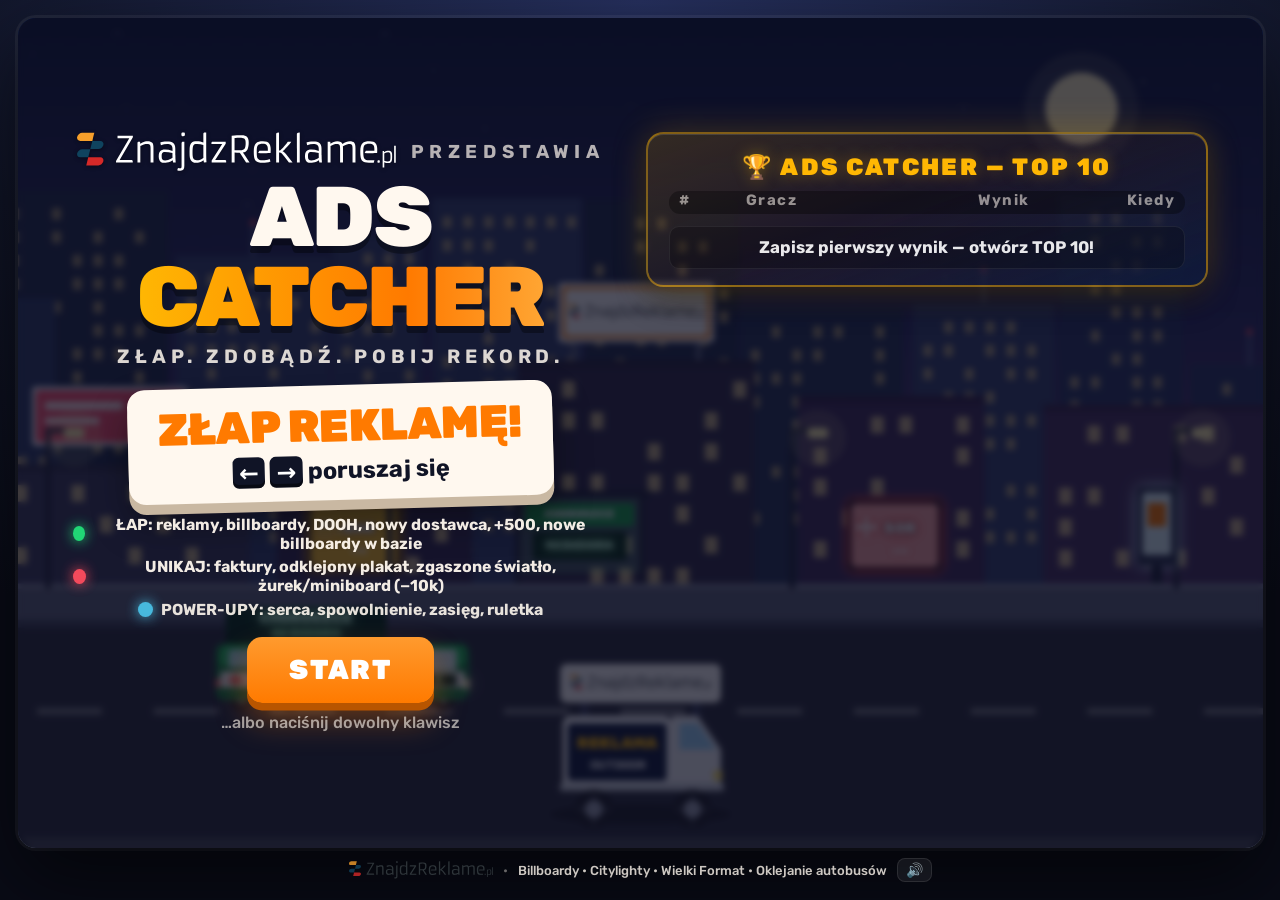
<file: index.html>
<!DOCTYPE html>
<html lang="pl">
<head>
  <meta charset="UTF-8">
  <meta name="viewport" content="width=device-width, initial-scale=1.0, maximum-scale=1.0, user-scalable=no, viewport-fit=cover">
  <meta name="mobile-web-app-capable" content="yes">
  <meta name="apple-mobile-web-app-capable" content="yes">
  <meta name="apple-mobile-web-app-status-bar-style" content="black-translucent">
  <meta name="theme-color" content="#101426">
  <title>Ads Catcher — znajdzreklame.pl</title>
  <meta name="description" content="Ads Catcher — łap reklamy, zdobywaj punkty, pobij rekord. Gra arcade od znajdzreklame.pl">
  <link rel="preconnect" href="https://fonts.googleapis.com">
  <link href="https://fonts.googleapis.com/css2?family=Rubik:wght@500;700;900&display=swap" rel="stylesheet">
  <link rel="icon" href="logo.svg" type="image/svg+xml">
  <link rel="stylesheet" href="style.css?v=20260918r">
</head>
<body>
  <div class="rotate-hint" id="rotate-hint" hidden role="dialog" aria-labelledby="rotate-title" aria-modal="true">
    <div class="rotate-card">
      <div class="rotate-phone" aria-hidden="true"></div>
      <p id="rotate-title">Obróć telefon <strong>w poziomie</strong></p>
      <span>Gra jest na ekran panoramiczny — sterujesz strzałkami po bokach</span>
    </div>
  </div>

  <main class="stage">
    <div class="playfield">
      <button type="button" class="mobile-arrow mobile-arrow--left" id="pad-left" aria-label="Jedź w lewo" tabindex="-1">
        <svg viewBox="0 0 24 24" aria-hidden="true"><path d="M15.4 4.6 8 12l7.4 7.4" fill="none" stroke="currentColor" stroke-width="2.8" stroke-linecap="round" stroke-linejoin="round"/></svg>
      </button>
      <div class="game-wrap" id="wrap">
      <div class="diff-badge hidden" id="diff-badge" aria-hidden="true">Normalny</div>
      <div class="debug-badge hidden" id="debug-badge" aria-hidden="true">Debug · bez końca · P/R/Z/B/T zrzuca item z góry</div>
      <canvas id="game" width="960" height="640" aria-label="Ads Catcher"></canvas>

      <!-- EKRAN STARTOWY -->
      <section class="overlay" id="start">
        <div class="panel panel-start">
          <nav class="start-tabs admin-only" role="tablist" aria-label="Menu startowe">
            <button type="button" class="start-tab active" data-tab="play" role="tab" aria-selected="true" id="tab-btn-play">Gra</button>
            <button type="button" class="start-tab" data-tab="settings" role="tab" aria-selected="false" id="tab-btn-settings">Ustawienia</button>
          </nav>

          <div class="start-tab-panel" id="tab-play" role="tabpanel">
          <div class="start-layout">
            <div class="start-main">
              <div class="brand-tag">
                <img src="logo-on-dark.svg" alt="znajdzreklame.pl" class="brand-logo brand-logo--start"
                     onerror="this.onerror=null;this.src='logo.svg'">
                <span>przedstawia</span>
              </div>
              <h1 class="title title--start"><span>ADS</span><span class="accent">CATCHER</span></h1>
              <p class="slogan slogan--start">ZŁAP. ZDOBĄDŹ. POBIJ REKORD.</p>

              <div class="cta cta--start">
                <div class="cta-main">ZŁAP REKLAMĘ!</div>
                <div class="cta-sub cta-sub--desk"><kbd>←</kbd> <kbd>→</kbd> poruszaj się</div>
                <div class="cta-sub cta-sub--touch">trzymaj strzałki po bokach</div>
              </div>

              <div class="legend legend--start">
                <div class="legend-item good"><span class="dot"></span>ŁAP: reklamy, billboardy, DOOH, nowy dostawca, +500, nowe billboardy w bazie</div>
                <div class="legend-item bad"><span class="dot"></span>UNIKAJ: faktury, odklejony plakat, zgaszone światło, żurek/miniboard (−10k)</div>
                <div class="legend-item pu"><span class="dot"></span>POWER-UPY: serca, spowolnienie, zasięg, ruletka</div>
              </div>

              <button class="btn btn-primary" id="btn-start">START</button>
              <div class="hint hint--desk">…albo naciśnij dowolny klawisz</div>
              <div class="hint hint--touch">dotknij START</div>
            </div>

            <aside class="start-leaderboard" aria-labelledby="start-board-heading">
              <div class="board-title board-title--start" id="start-board-heading">🏆 ADS CATCHER — TOP 10</div>
              <table class="board board--start">
                <thead><tr><th>#</th><th>Gracz</th><th class="r">Wynik</th><th class="r board-when-h">Kiedy</th></tr></thead>
                <tbody id="start-board-body"></tbody>
              </table>
              <div class="challenge challenge--start" id="challenge"></div>
            </aside>
          </div>
          </div><!-- /tab-play -->

          <div class="start-tab-panel hidden" id="tab-settings" role="tabpanel">
            <h2 class="settings-title">Ustawienia gry</h2>
            <p class="settings-sub">Dostosuj tempo i gęstość rozgrywki. Zapisuje się na serwerze dla wszystkich graczy.</p>

            <div class="preset-row" id="preset-row">
              <!-- wypełnia game.js -->
            </div>

            <div class="sliders" id="settings-sliders">
              <!-- wypełnia game.js -->
            </div>

            <div class="settings-actions">
              <button type="button" class="btn btn-ghost" id="btn-settings-reset">Przywróć Normalny</button>
              <button type="button" class="btn btn-primary" id="btn-settings-play">Graj z tymi ustawieniami</button>
            </div>
          </div>
        </div>
      </section>

      <!-- EKRAN KOŃCA GRY -->
      <section class="overlay hidden" id="gameover">
        <div class="panel panel-over">
          <div class="over-left">
            <h2 class="over-title">KONIEC!</h2>
            <div class="final-score"><span id="final-score">0</span> <small>PKT</small></div>
            <div class="stats">
              <div>ZŁAPANE REKLAMY: <b id="stat-caught">0</b></div>
              <div>NAJLEPSZE COMBO: <b id="stat-combo">x0</b></div>
            </div>
            <div class="name-entry hidden" id="name-entry">
              <div class="name-entry-title">Wchodzisz do TOP 10! Wpisz imię:</div>
              <form id="name-form" autocomplete="off">
                <input id="name-input" type="text" maxlength="12" placeholder="TWOJE IMIĘ" spellcheck="false">
                <button type="submit" class="btn btn-small">ZAPISZ</button>
              </form>
            </div>

            <button class="btn btn-primary" id="btn-again">ZAGRAJ JESZCZE RAZ</button>
            <div class="hint hint--desk">Enter / Spacja — szybki restart</div>
            <div class="hint hint--touch">dotknij, żeby zagrać jeszcze raz</div>
          </div>

          <div class="over-right">
            <div class="board-title">🏆 ADS CATCHER — TOP 10</div>
            <table class="board">
              <thead><tr><th>#</th><th>Gracz</th><th class="r">Wynik</th><th class="r board-when-h">Kiedy</th></tr></thead>
              <tbody id="board-body"></tbody>
            </table>
            <div class="challenge" id="challenge-over"></div>
          </div>

          <div class="brand-footer">
            <img src="logo.svg" alt="znajdzreklame.pl" class="brand-logo brand-logo--footer brand-logo--light"
                 onerror="this.onerror=null;this.src='https://www.znajdzreklame.pl/logo.svg'">
            <span>Billboardy • Citylighty • Wielki Format • Oklejanie autobusów</span>
          </div>
        </div>
      </section>
      </div><!-- /game-wrap -->
      <button type="button" class="mobile-arrow mobile-arrow--right" id="pad-right" aria-label="Jedź w prawo" tabindex="-1">
        <svg viewBox="0 0 24 24" aria-hidden="true"><path d="M8.6 4.6 16 12l-7.4 7.4" fill="none" stroke="currentColor" stroke-width="2.8" stroke-linecap="round" stroke-linejoin="round"/></svg>
      </button>
    </div>

    <footer class="page-footer">
      <img src="logo.svg" alt="znajdzreklame.pl" class="brand-logo brand-logo--page"
           onerror="this.onerror=null;this.src='https://www.znajdzreklame.pl/logo.svg'">
      <span class="foot-sep">•</span>
      <span>Billboardy • Citylighty • Wielki Format • Oklejanie autobusów</span>
      <a class="foot-link admin-only" href="assets/">Katalog assetów</a>
      <button type="button" class="foot-link foot-btn admin-only" id="btn-open-settings">Ustawienia</button>
      <button class="mute" id="btn-mute" title="Dźwięk (M)" aria-label="Wyłącz dźwięk">🔊</button>
    </footer>
  </main>

  <script src="lib/falling-items.js?v=20260918za"></script>
  <script src="lib/game-settings.js?v=20260918f"></script>
  <script src="lib/xano-leaderboard.js?v=20260918l"></script>
  <script src="game.js?v=20260918w"></script>
</body>
</html>
</file>
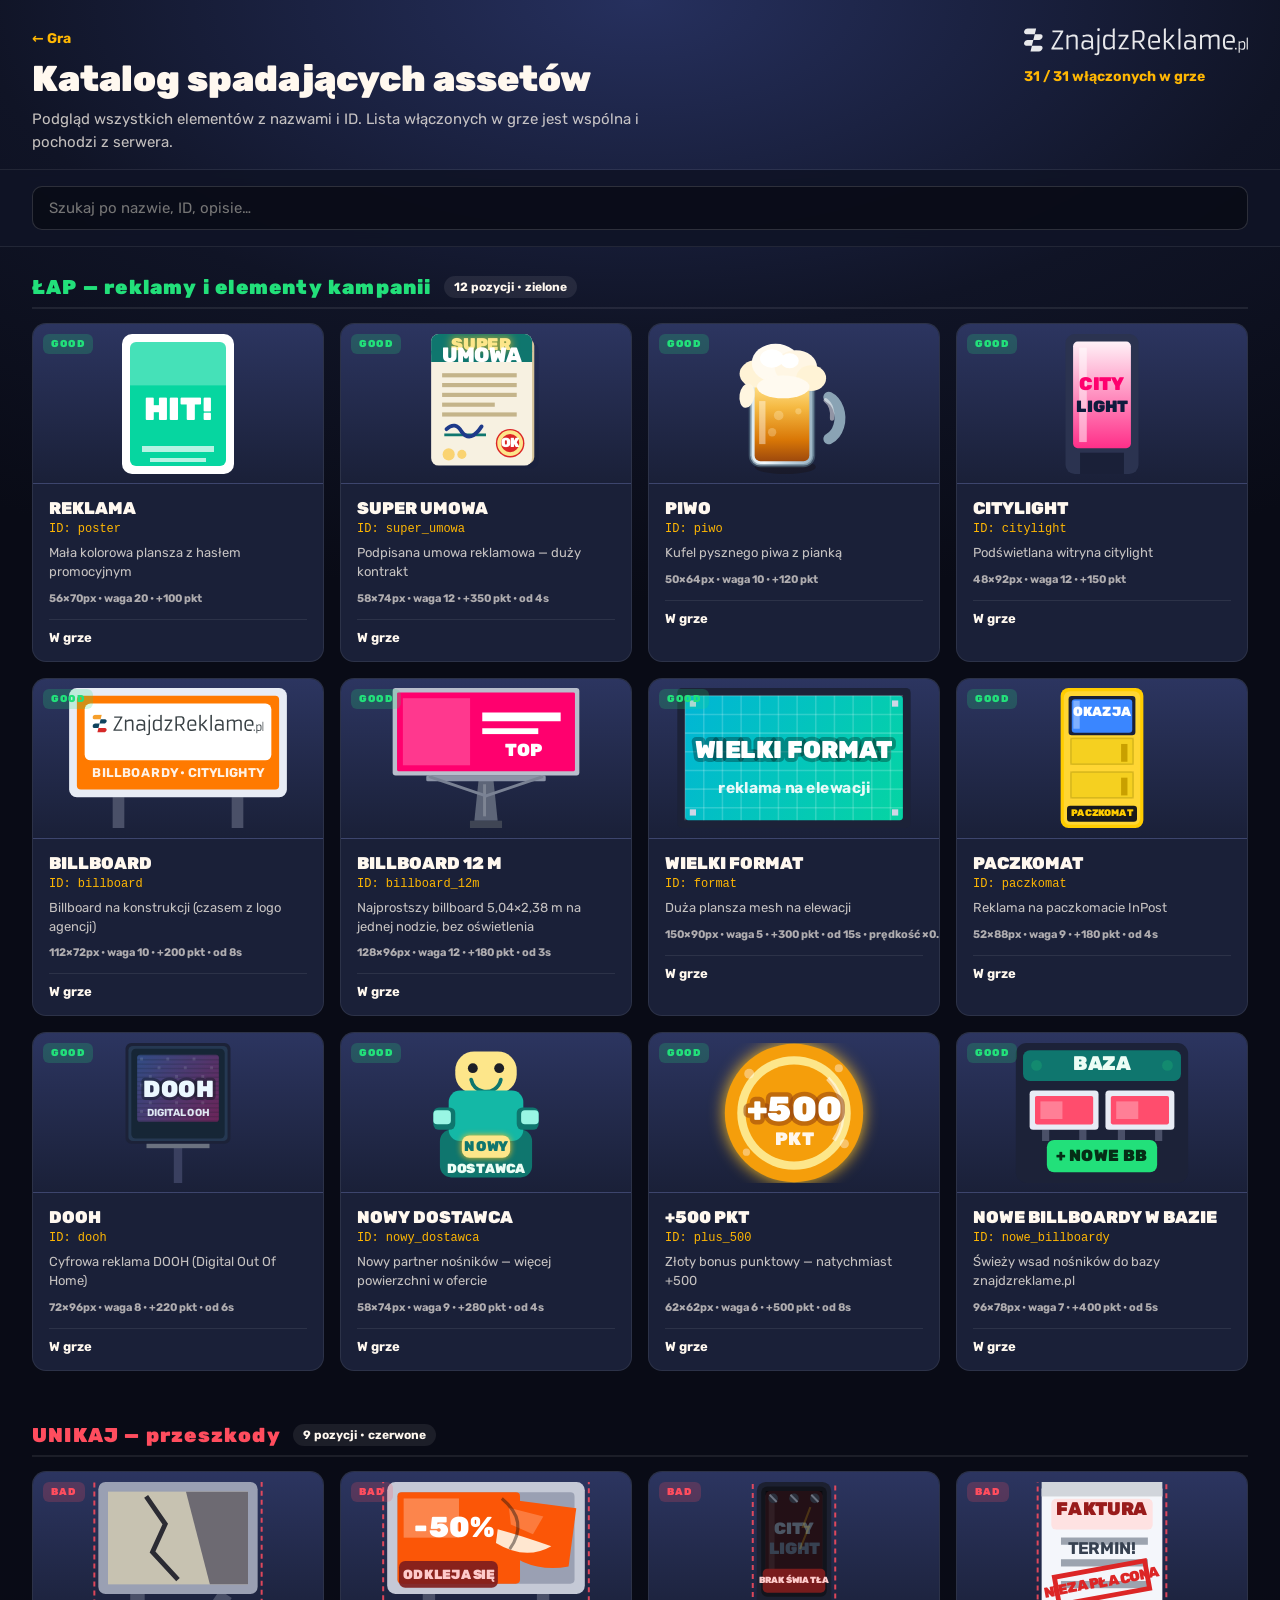
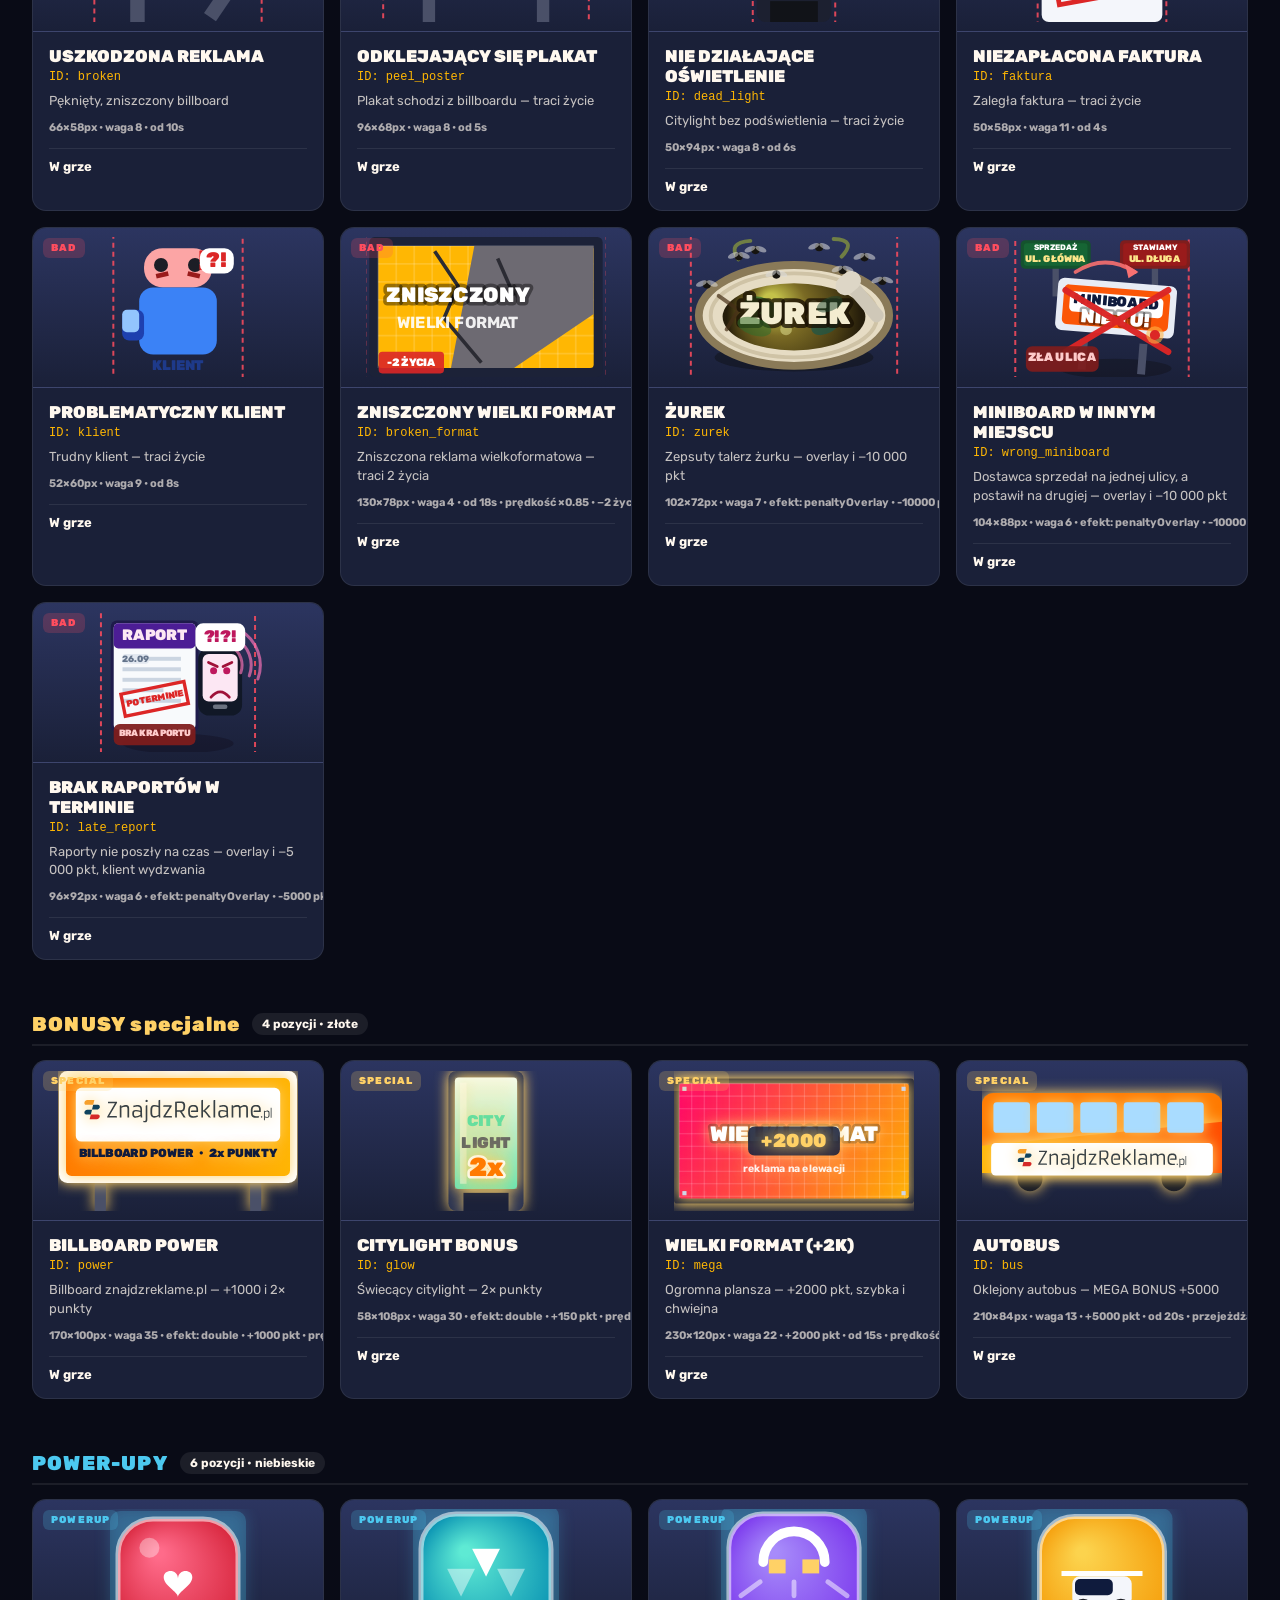
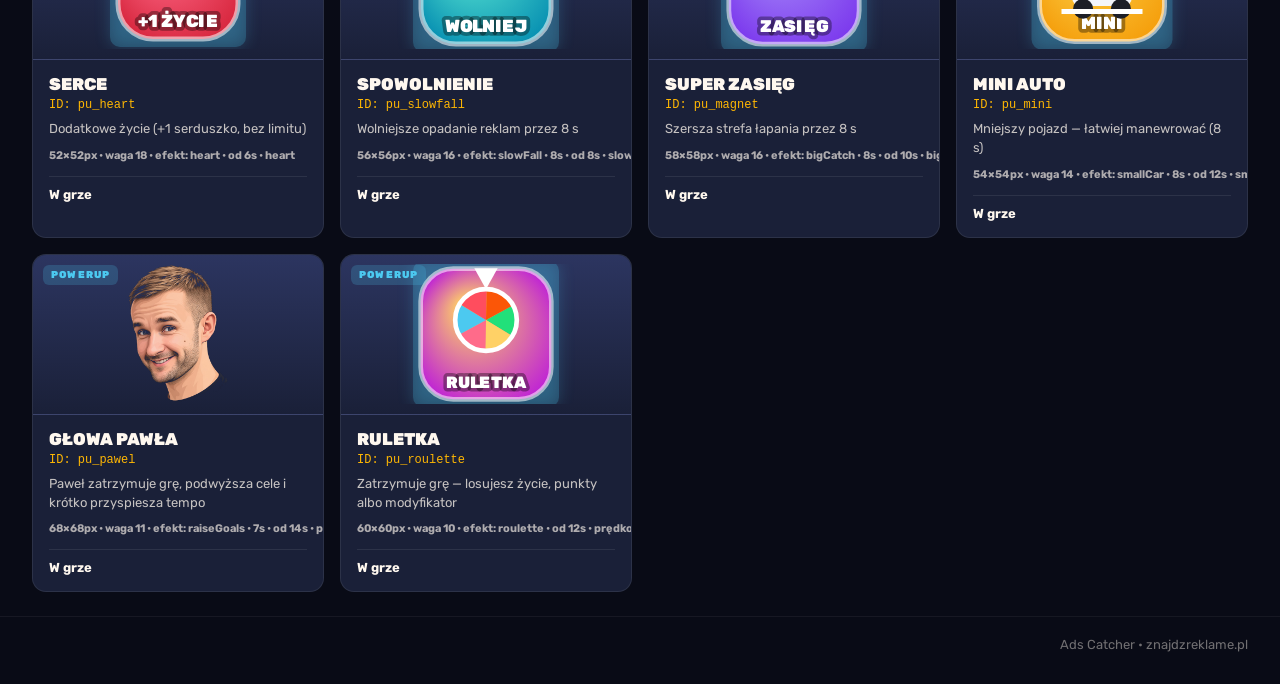
<file: assets/index.html>
<!DOCTYPE html>
<html lang="pl">
<head>
  <meta charset="UTF-8">
  <meta name="viewport" content="width=device-width, initial-scale=1.0">
  <title>Katalog assetów — Ads Catcher</title>
  <link rel="icon" href="../logo.svg" type="image/svg+xml">
  <link href="https://fonts.googleapis.com/css2?family=Rubik:wght@500;700;900&display=swap" rel="stylesheet">
  <link rel="stylesheet" href="catalog.css?v=20260918a">
</head>
<body>
  <header class="top">
    <div class="top-left">
      <a class="back" href="../">← Gra</a>
      <h1>Katalog spadających assetów</h1>
      <p class="sub" id="catalog-sub">Podgląd wszystkich elementów z nazwami i ID. Lista włączonych w grze jest wspólna i pochodzi z serwera.</p>
    </div>
    <div class="top-right">
      <img src="../logo.svg" alt="znajdzreklame.pl" class="logo" onerror="this.src='https://www.znajdzreklame.pl/logo.svg'">
      <div class="stats" id="stats">—</div>
    </div>
  </header>

  <div class="toolbar">
    <input type="search" id="search" placeholder="Szukaj po nazwie, ID, opisie…" autocomplete="off">
    <div class="toolbar-btns admin-only">
      <button type="button" id="btn-all">Włącz wszystkie</button>
      <button type="button" id="btn-none">Wyłącz wszystkie</button>
      <button type="button" id="btn-reset">Reset (domyślne)</button>
    </div>
  </div>

  <main id="sections"></main>

  <footer class="foot">
    <span class="admin-only">Wyłączone ID:</span>
    <code class="admin-only" id="disabled-json">[]</code>
    <span class="foot-note">Ads Catcher • znajdzreklame.pl</span>
  </footer>

  <script src="../lib/falling-items.js?v=20260918za"></script>
  <script src="../lib/game-settings.js?v=20260918f"></script>
  <script src="../lib/xano-leaderboard.js?v=20260918l"></script>
  <script src="catalog.js?v=20260918a"></script>
</body>
</html>
</file>
<file: style.css>
:root {
  --brand: #ff7a00;
  --brand-2: #ffb703;
  --navy: #0f1b3d;
  --ink: #101426;
  --good: #22e07a;
  --bad: #ff4d5e;
  --paper: #fff8ef;
}

* { box-sizing: border-box; }

html, body {
  margin: 0;
  height: 100%;
  height: 100dvh;
  background: radial-gradient(1200px 700px at 50% 0%, #26305e 0%, #101426 60%, #090b16 100%);
  color: var(--paper);
  font-family: 'Rubik', system-ui, -apple-system, 'Segoe UI', sans-serif;
  overflow: hidden;
  -webkit-user-select: none;
  user-select: none;
  touch-action: none;
}

.stage {
  position: relative;
  height: 100%;
  display: flex;
  flex-direction: column;
  align-items: center;
  justify-content: center;
  gap: 10px;
  padding: 10px;
  padding-left: max(10px, env(safe-area-inset-left));
  padding-right: max(10px, env(safe-area-inset-right));
  padding-bottom: max(10px, env(safe-area-inset-bottom));
}

.playfield {
  display: flex;
  align-items: stretch;
  justify-content: center;
  min-width: 0;
  min-height: 0;
}

.mobile-arrow {
  display: none;
}

.cta-sub--touch,
.hint--touch { display: none; }

.game-wrap {
  position: relative;
  width: min(100vw - 20px, calc((100vh - 70px) * 1.5));
  aspect-ratio: 3 / 2;
  border-radius: 18px;
  overflow: hidden;
  box-shadow: 0 30px 80px rgba(0, 0, 0, .6), 0 0 0 3px rgba(255, 255, 255, .06);
  container-type: inline-size;
  background: var(--navy);
}

canvas {
  display: block;
  width: 100%;
  height: 100%;
  image-rendering: auto;
}

/* ---------- Overlays ---------- */
.overlay {
  position: absolute;
  inset: 0;
  display: flex;
  align-items: center;
  justify-content: center;
  background: rgba(10, 12, 30, .72);
  backdrop-filter: blur(3px);
  animation: fadeIn .25s ease-out;
}
.overlay.hidden { display: none; }
.hidden { display: none !important; }

@keyframes fadeIn { from { opacity: 0; } to { opacity: 1; } }
@keyframes pop { 0% { transform: scale(.7); opacity: 0; } 70% { transform: scale(1.06); opacity: 1; } 100% { transform: scale(1); } }
@keyframes pulse { 0%, 100% { transform: scale(1); } 50% { transform: scale(1.06); } }
@keyframes shine { 0% { background-position: -200% 0; } 100% { background-position: 200% 0; } }

.panel {
  text-align: center;
  padding: 3cqw 4cqw;
  animation: pop .35s cubic-bezier(.2, 1.4, .4, 1);
}

.brand-logo {
  display: inline-block;
  width: auto;
  vertical-align: middle;
  object-fit: contain;
}
.brand-logo--start { height: 3.2cqw; opacity: 1; filter: drop-shadow(0 1px 2px rgba(0, 0, 0, .45)); }
.brand-logo--footer { height: 2.2cqw; }
.brand-logo--page { height: 18px; }
.brand-logo--light { filter: brightness(0) invert(1); opacity: .95; }

.brand-tag {
  display: flex;
  align-items: center;
  justify-content: center;
  gap: 1.2cqw;
  font-size: 1.5cqw;
  letter-spacing: .3em;
  text-transform: uppercase;
  font-weight: 700;
}
.brand-tag span { opacity: .7; }

.title {
  margin: .4cqw 0 0;
  font-size: 8cqw;
  line-height: .95;
  font-weight: 900;
  letter-spacing: -.02em;
  display: flex;
  flex-direction: column;
  align-items: center;
  text-shadow: 0 .6cqw 0 rgba(0, 0, 0, .35);
}
.title .accent {
  color: var(--brand-2);
  background: linear-gradient(90deg, #ffb703, #ff7a00, #ffd166, #ff7a00);
  background-size: 200% 100%;
  -webkit-background-clip: text;
  background-clip: text;
  color: transparent;
  animation: shine 4s linear infinite;
  text-shadow: none;
  filter: drop-shadow(0 .6cqw 0 rgba(0, 0, 0, .35));
}

.slogan {
  margin: 1cqw 0 2cqw;
  font-size: 1.8cqw;
  font-weight: 700;
  letter-spacing: .25em;
  opacity: .85;
}

.cta {
  display: inline-block;
  padding: 1.4cqw 3cqw;
  border-radius: 1.4cqw;
  background: var(--paper);
  color: var(--ink);
  box-shadow: 0 .8cqw 0 #c9b8a2, 0 1.6cqw 3cqw rgba(0, 0, 0, .4);
  transform: rotate(-1.5deg);
}
.cta-main {
  font-size: 4.2cqw;
  font-weight: 900;
  letter-spacing: -.01em;
  color: var(--brand);
  animation: pulse 1.6s ease-in-out infinite;
}
.cta-sub {
  font-size: 1.9cqw;
  font-weight: 700;
  margin-top: .3cqw;
}
kbd {
  display: inline-block;
  min-width: 2.6cqw;
  padding: .1cqw .5cqw;
  border-radius: .5cqw;
  background: var(--ink);
  color: #fff;
  font-family: inherit;
  font-size: 1.9cqw;
  box-shadow: inset 0 -.3cqw 0 rgba(0, 0, 0, .5);
}

.legend {
  display: flex;
  justify-content: center;
  gap: 2cqw;
  margin: 2cqw 0 1.6cqw;
  font-size: 1.5cqw;
  font-weight: 700;
}
.legend-item { display: flex; align-items: center; gap: .6cqw; opacity: .95; }
.legend .dot { width: 1.2cqw; height: 1.2cqw; border-radius: 50%; display: inline-block; }
.legend .good .dot, .legend-item.good .dot { background: var(--good); box-shadow: 0 0 1cqw var(--good); }
.legend-item.bad .dot { background: var(--bad); box-shadow: 0 0 1cqw var(--bad); }
.legend-item.pu .dot { background: #4cc9f0; box-shadow: 0 0 1cqw #4cc9f0; }
.legend .legend-item.pu { opacity: .9; }

.btn {
  font-family: inherit;
  font-weight: 900;
  border: 0;
  cursor: pointer;
  color: #fff;
  background: linear-gradient(180deg, #ff9a2e, var(--brand));
  padding: 1.3cqw 3.4cqw;
  font-size: 2.2cqw;
  border-radius: 1.2cqw;
  letter-spacing: .06em;
  box-shadow: 0 .6cqw 0 #b85500, 0 1.4cqw 2.6cqw rgba(255, 122, 0, .35);
  transition: transform .08s ease, box-shadow .08s ease, filter .15s;
}
.btn:hover { filter: brightness(1.08); }
.btn:active { transform: translateY(.5cqw); box-shadow: 0 .1cqw 0 #b85500, 0 .6cqw 1.6cqw rgba(255, 122, 0, .3); }
.btn-primary { margin-top: .4cqw; }
.btn-small { padding: .9cqw 1.8cqw; font-size: 1.6cqw; }

.hint { margin-top: .8cqw; font-size: 1.3cqw; opacity: .6; font-weight: 500; }

.challenge { margin-top: .8cqw; font-weight: 700; color: #fff; opacity: .9; font-size: 1.5cqw; }
.challenge strong { color: var(--brand-2); }

/* ---------- Start screen layout ---------- */
.panel-start {
  width: 96%;
  padding: 2cqw 2.4cqw 2.2cqw;
}

.start-layout {
  display: grid;
  grid-template-columns: 1fr 1.05fr;
  gap: 2cqw 3cqw;
  align-items: start;
  text-align: left;
}

.start-main { text-align: center; }

.title--start { font-size: 6.8cqw; }
.slogan--start { margin: .6cqw 0 1.4cqw; font-size: 1.55cqw; }
.cta--start { padding: 1.1cqw 2.4cqw; }
.cta--start .cta-main { font-size: 3.6cqw; }

.legend--start {
  flex-direction: column;
  align-items: center;
  gap: .35cqw;
  margin: 1.2cqw 0 1.1cqw;
  font-size: 1.28cqw;
}

.start-leaderboard {
  padding: 1.5cqw 1.7cqw 1.3cqw;
  border-radius: 1.4cqw;
  background:
    linear-gradient(160deg, rgba(255, 183, 3, .16) 0%, rgba(255, 122, 0, .06) 45%, rgba(15, 27, 61, .85) 100%);
  border: 2px solid rgba(255, 183, 3, .45);
  box-shadow:
    0 0 2.8cqw rgba(255, 183, 3, .22),
    0 1.2cqw 2.4cqw rgba(0, 0, 0, .35),
    inset 0 1px 0 rgba(255, 255, 255, .12);
}

.board-title--start {
  font-size: 2.1cqw;
  margin-bottom: .9cqw;
  text-align: center;
  text-shadow: 0 0 1.2cqw rgba(255, 183, 3, .35);
}

.board--start {
  font-size: 1.42cqw;
  background: rgba(0, 0, 0, .22);
  border-radius: .9cqw;
  overflow: hidden;
}
.board--start th {
  font-size: 1.1cqw;
  padding: .5cqw .8cqw .35cqw;
  background: rgba(0, 0, 0, .25);
}
.board--start td { padding: .28cqw .6cqw; }
.board--start tr:not(.top-1):not(.top-2):not(.top-3) td { opacity: .9; }
.board--start tr.top-1 td { font-size: 1.62cqw; }
.board--start tr.top-2 td { font-size: 1.48cqw; }
.board--start tr.top-3 td { font-size: 1.4cqw; }
.board--start td.board-when { font-size: 1.05cqw; }
.board--start tr.top-1 td.board-when { font-size: 1.12cqw; }

.challenge--start {
  margin-top: 1cqw;
  padding: .75cqw 1cqw;
  border-radius: .8cqw;
  text-align: center;
  font-size: 1.35cqw;
  line-height: 1.35;
  background: rgba(0, 0, 0, .28);
  border: 1px solid rgba(255, 255, 255, .08);
}

/* ---------- Game over ---------- */
.panel-over {
  display: grid;
  grid-template-columns: 1.1fr 1fr;
  grid-template-areas: "left right" "foot foot";
  gap: 1cqw 3.5cqw;
  width: 92%;
  text-align: left;
  align-items: start;
}
.over-left { grid-area: left; text-align: center; }
.over-right { grid-area: right; }
.brand-footer {
  grid-area: foot;
  text-align: center;
  font-size: 1.4cqw;
  opacity: .75;
  display: flex;
  gap: 1.2cqw;
  justify-content: center;
  align-items: baseline;
  padding-top: .6cqw;
  border-top: 1px solid rgba(255, 255, 255, .1);
}
.brand-footer .brand-logo { height: 2.4cqw; }

.over-title {
  margin: 0;
  font-size: 6cqw;
  font-weight: 900;
  letter-spacing: -.02em;
  color: var(--bad);
  text-shadow: 0 .5cqw 0 rgba(0, 0, 0, .35);
}
.final-score {
  font-size: 5.6cqw;
  font-weight: 900;
  line-height: 1;
  margin: .4cqw 0 .8cqw;
  color: #fff;
  text-shadow: 0 0 2cqw rgba(255, 183, 3, .4);
}
.final-score small { font-size: 2cqw; color: var(--brand-2); }
.stats {
  display: flex;
  gap: 2cqw;
  justify-content: center;
  font-size: 1.5cqw;
  font-weight: 700;
  opacity: .85;
}
.stats b { color: var(--brand-2); }

.name-entry {
  margin: 0 auto 1.2cqw;
  padding: 1cqw 1.4cqw;
  border-radius: 1cqw;
  background: rgba(34, 224, 122, .12);
  border: 1px solid rgba(34, 224, 122, .35);
  display: inline-block;
}
.name-entry.hidden { display: none; }
.name-entry-title { font-size: 1.5cqw; font-weight: 700; color: var(--good); margin-bottom: .6cqw; }
#name-form { display: flex; gap: .8cqw; justify-content: center; }
#name-input {
  font-family: inherit;
  font-weight: 900;
  font-size: 1.9cqw;
  text-transform: uppercase;
  letter-spacing: .08em;
  width: 16cqw;
  padding: .6cqw 1cqw;
  border-radius: .8cqw;
  border: 2px solid rgba(255, 255, 255, .25);
  background: rgba(0, 0, 0, .35);
  color: #fff;
  outline: none;
}
#name-input:focus { border-color: var(--brand-2); }

.board-title { font-weight: 900; letter-spacing: .1em; color: var(--brand-2); font-size: 1.9cqw; margin-bottom: .8cqw; }
.board {
  width: 100%;
  border-collapse: collapse;
  font-size: 1.55cqw;
  font-weight: 700;
}
.board th { text-align: left; font-size: 1.2cqw; opacity: .55; letter-spacing: .1em; padding: 0 .8cqw .4cqw; }
.board th.r, .board td.r { text-align: right; }
.board th.board-when-h { white-space: nowrap; }
.board td { padding: .32cqw .8cqw; border-top: 1px solid rgba(255, 255, 255, .07); }
.board td.rank { width: 3.2cqw; text-align: center; opacity: .85; font-variant-numeric: tabular-nums; }
.board td.rank--medal { font-size: 1.65cqw; line-height: 1; opacity: 1; filter: drop-shadow(0 .15cqw .4cqw rgba(0, 0, 0, .45)); }
.board td.player { max-width: 11cqw; overflow: hidden; text-overflow: ellipsis; white-space: nowrap; }
.board td.score { color: inherit; font-variant-numeric: tabular-nums; }
.board td.board-when {
  font-size: 1.15cqw;
  font-weight: 600;
  opacity: .72;
  white-space: nowrap;
  color: rgba(255, 255, 255, .88);
  font-variant-numeric: tabular-nums;
}

.board tr.top-1 td {
  background: linear-gradient(90deg, rgba(255, 209, 102, .32) 0%, rgba(255, 183, 3, .1) 55%, transparent 100%);
  color: #ffe566;
  font-size: 1.82cqw;
  padding-top: .55cqw;
  padding-bottom: .55cqw;
  border-top-color: rgba(255, 209, 102, .35);
  text-shadow: 0 0 1.2cqw rgba(255, 209, 102, .35);
}
.board tr.top-1 td.rank--medal { font-size: 2.1cqw; }
.board tr.top-1 td.board-when { opacity: .88; color: #ffe9a8; font-size: 1.25cqw; }

.board tr.top-2 td {
  background: linear-gradient(90deg, rgba(192, 210, 235, .22) 0%, rgba(192, 210, 235, .06) 55%, transparent 100%);
  color: #eef3ff;
  font-size: 1.68cqw;
  padding-top: .45cqw;
  padding-bottom: .45cqw;
  border-top-color: rgba(192, 210, 235, .28);
}
.board tr.top-2 td.rank--medal { font-size: 1.9cqw; }
.board tr.top-2 td.board-when { font-size: 1.2cqw; color: #d8e4f5; }

.board tr.top-3 td {
  background: linear-gradient(90deg, rgba(232, 164, 90, .24) 0%, rgba(232, 164, 90, .07) 55%, transparent 100%);
  color: #ffc98a;
  font-size: 1.58cqw;
  padding-top: .4cqw;
  padding-bottom: .4cqw;
  border-top-color: rgba(232, 164, 90, .3);
}
.board tr.top-3 td.rank--medal { font-size: 1.75cqw; }
.board tr.top-3 td.board-when { font-size: 1.18cqw; color: #f0c9a0; }

.board tr.me td {
  background: rgba(34, 224, 122, .18);
  color: var(--good);
  box-shadow: inset 0 0 0 1px rgba(34, 224, 122, .35);
}
.board tr.me.top-1 td,
.board tr.me.top-2 td,
.board tr.me.top-3 td {
  background: linear-gradient(90deg, rgba(34, 224, 122, .28), rgba(34, 224, 122, .1));
  color: #b8ffd9;
}

/* ---------- Start tabs & settings ---------- */
.start-tabs {
  display: inline-flex;
  gap: .4cqw;
  margin-bottom: 1.6cqw;
  padding: .35cqw;
  border-radius: 999px;
  background: rgba(0, 0, 0, .28);
  border: 1px solid rgba(255, 255, 255, .1);
}
.start-tab {
  font-family: inherit;
  font-weight: 900;
  font-size: 1.5cqw;
  letter-spacing: .08em;
  text-transform: uppercase;
  border: 0;
  cursor: pointer;
  padding: .7cqw 1.8cqw;
  border-radius: 999px;
  color: rgba(255, 255, 255, .65);
  background: transparent;
  transition: background .15s, color .15s;
}
.start-tab:hover { color: #fff; }
.start-tab.active {
  color: var(--ink);
  background: var(--paper);
  box-shadow: 0 .3cqw .8cqw rgba(0, 0, 0, .25);
}
.start-tab-panel { width: 100%; }
.start-tab-panel.hidden { display: none; }

.settings-title {
  margin: 0 0 .4cqw;
  font-size: 3.2cqw;
  font-weight: 900;
  letter-spacing: .04em;
}
.settings-sub {
  margin: 0 0 1.4cqw;
  font-size: 1.35cqw;
  opacity: .72;
  font-weight: 500;
}
.preset-row {
  display: grid;
  grid-template-columns: repeat(4, 1fr);
  gap: .8cqw;
  margin-bottom: 1.6cqw;
}
.preset-btn {
  font-family: inherit;
  cursor: pointer;
  border: 2px solid rgba(255, 255, 255, .14);
  border-radius: 1cqw;
  background: rgba(255, 255, 255, .05);
  color: #fff;
  padding: .9cqw .6cqw;
  transition: border-color .15s, background .15s, transform .08s;
}
.preset-btn:hover { border-color: rgba(255, 183, 3, .45); }
.preset-btn.active {
  border-color: var(--brand);
  background: rgba(255, 122, 0, .18);
  box-shadow: 0 0 1.2cqw rgba(255, 122, 0, .35);
}
.preset-btn .ico { display: block; font-size: 2.2cqw; line-height: 1; margin-bottom: .3cqw; }
.preset-btn .lbl { display: block; font-size: 1.25cqw; font-weight: 900; letter-spacing: .06em; }

.sliders {
  display: grid;
  gap: .9cqw;
  max-width: 52cqw;
  margin: 0 auto 1.4cqw;
  text-align: left;
}
.slider-row label {
  display: flex;
  justify-content: space-between;
  align-items: baseline;
  gap: 1cqw;
  font-size: 1.25cqw;
  font-weight: 700;
  margin-bottom: .25cqw;
}
.slider-row label span.val {
  color: var(--brand-2);
  font-weight: 900;
  font-variant-numeric: tabular-nums;
  min-width: 4cqw;
  text-align: right;
}
.slider-row input[type=range] {
  width: 100%;
  accent-color: var(--brand);
  height: .5cqw;
  cursor: pointer;
}
.slider-row .hint {
  margin: .15cqw 0 0;
  font-size: 1.05cqw;
  opacity: .55;
  font-weight: 500;
}
.settings-actions {
  display: flex;
  justify-content: center;
  gap: 1cqw;
  flex-wrap: wrap;
}
.btn-ghost {
  background: rgba(255, 255, 255, .08);
  box-shadow: 0 .4cqw 0 rgba(0, 0, 0, .35), inset 0 0 0 1px rgba(255, 255, 255, .12);
}
.btn-ghost:hover { filter: brightness(1.15); }
.foot-btn {
  background: none;
  border: 0;
  cursor: pointer;
  padding: 0;
  font-family: inherit;
}
.diff-badge {
  position: absolute;
  top: 10px;
  left: 50%;
  transform: translateX(-50%);
  z-index: 2;
  pointer-events: none;
  font-size: 11px;
  font-weight: 900;
  letter-spacing: .12em;
  text-transform: uppercase;
  padding: 4px 12px;
  border-radius: 999px;
  background: rgba(0, 0, 0, .45);
  border: 1px solid rgba(255, 122, 0, .35);
  color: var(--brand-2);
}
.debug-badge {
  position: absolute;
  top: 38px;
  left: 50%;
  transform: translateX(-50%);
  z-index: 2;
  pointer-events: none;
  font-size: 10px;
  font-weight: 900;
  letter-spacing: .1em;
  text-transform: uppercase;
  padding: 3px 10px;
  border-radius: 999px;
  background: rgba(0, 0, 0, .5);
  border: 1px solid rgba(94, 234, 212, .45);
  color: #5eead4;
}

/* ---------- Footer ---------- */
.page-footer {
  display: flex;
  align-items: center;
  gap: 10px;
  font-size: 13px;
  opacity: .8;
  font-weight: 500;
}
.foot-sep { opacity: .5; }
.foot-link {
  color: var(--brand-2);
  font-weight: 700;
  text-decoration: none;
  font-size: 12px;
  letter-spacing: .04em;
}
.foot-link:hover { text-decoration: underline; }
body:not(.debug-mode) .admin-only { display: none !important; }
.mute {
  background: rgba(255, 255, 255, .08);
  border: 1px solid rgba(255, 255, 255, .12);
  color: #fff;
  border-radius: 8px;
  padding: 3px 8px;
  cursor: pointer;
  font-size: 14px;
}

@media (max-width: 720px) {
  .panel-over { grid-template-columns: 1fr; grid-template-areas: "left" "right" "foot"; }
  .over-right { display: none; }
  .legend { flex-direction: column; gap: .4cqw; }
  .preset-row { grid-template-columns: repeat(2, 1fr); }
}

/* ---------- Mobile landscape ---------- */
.rotate-hint {
  display: none;
  position: fixed;
  inset: 0;
  z-index: 40;
  align-items: center;
  justify-content: center;
  padding: 24px;
  background: radial-gradient(900px 500px at 50% 20%, #26305e 0%, #101426 62%, #090b16 100%);
  color: var(--paper);
  text-align: center;
}
body.portrait-phone .rotate-hint {
  display: flex;
}
body.portrait-phone .stage {
  visibility: hidden;
  pointer-events: none;
}

.rotate-card {
  max-width: 320px;
}
.rotate-card p {
  margin: 22px 0 8px;
  font-size: 22px;
  font-weight: 900;
  letter-spacing: .02em;
}
.rotate-card strong { color: var(--brand-2); }
.rotate-card span {
  display: block;
  font-size: 14px;
  font-weight: 600;
  opacity: .72;
  line-height: 1.4;
}

.rotate-phone {
  width: 52px;
  height: 90px;
  margin: 0 auto;
  border: 3px solid #fff;
  border-radius: 12px;
  position: relative;
  box-shadow: 0 0 24px rgba(255, 183, 3, .25);
  animation: tiltPhone 1.8s ease-in-out infinite;
}
.rotate-phone::before {
  content: "";
  position: absolute;
  top: 8px;
  left: 50%;
  width: 18px;
  height: 4px;
  border-radius: 4px;
  background: rgba(255, 255, 255, .55);
  transform: translateX(-50%);
}
.rotate-phone::after {
  content: "";
  position: absolute;
  bottom: 8px;
  left: 50%;
  width: 8px;
  height: 8px;
  border-radius: 50%;
  background: var(--brand);
  transform: translateX(-50%);
}
@keyframes tiltPhone {
  0%, 18% { transform: rotate(0deg); }
  42%, 72% { transform: rotate(90deg); }
  100% { transform: rotate(0deg); }
}

body.mobile-layout {
  --pad-w: clamp(64px, 12vw, 92px);
}
body.mobile-layout .stage {
  gap: 0;
  padding: 6px;
  padding-left: max(6px, env(safe-area-inset-left));
  padding-right: max(6px, env(safe-area-inset-right));
  padding-bottom: max(6px, env(safe-area-inset-bottom));
}
body.mobile-layout .playfield {
  flex: 1;
  width: 100%;
  gap: 8px;
}
body.mobile-layout .mobile-arrow {
  display: flex;
  flex: 0 0 var(--pad-w);
  width: var(--pad-w);
  align-items: center;
  justify-content: center;
  margin: 0;
  padding: 0;
  border: 0;
  border-radius: 18px;
  color: #fff;
  background: linear-gradient(180deg, rgba(255, 154, 46, .28), rgba(255, 122, 0, .18));
  box-shadow:
    inset 0 0 0 2px rgba(255, 183, 3, .35),
    0 10px 28px rgba(0, 0, 0, .35);
  cursor: pointer;
  touch-action: none;
  -webkit-tap-highlight-color: transparent;
  transition: transform .08s ease, background .12s ease, box-shadow .12s ease, filter .12s ease;
}
body.mobile-layout .mobile-arrow:focus { outline: none; }
body.mobile-layout .mobile-arrow svg {
  width: min(54px, 62%);
  height: min(54px, 62%);
  filter: drop-shadow(0 3px 0 rgba(0, 0, 0, .35));
}
body.mobile-layout .mobile-arrow:active,
body.mobile-layout .mobile-arrow.is-held {
  transform: scale(.96);
  background: linear-gradient(180deg, #ff9a2e, var(--brand));
  box-shadow:
    inset 0 0 0 2px rgba(255, 255, 255, .28),
    0 0 22px rgba(255, 122, 0, .55);
  filter: brightness(1.08);
}
body.mobile-layout .game-wrap {
  flex: 0 1 auto;
  width: auto;
  height: min(
    calc(100dvh - 14px),
    calc((100vw - 20px - 2 * var(--pad-w) - env(safe-area-inset-left, 0px) - env(safe-area-inset-right, 0px)) * 2 / 3)
  );
  max-width: calc(100vw - 20px - 2 * var(--pad-w) - env(safe-area-inset-left, 0px) - env(safe-area-inset-right, 0px));
  max-height: calc(100dvh - 14px);
  aspect-ratio: 3 / 2;
  border-radius: 14px;
}
body.mobile-layout .page-footer {
  position: absolute;
  top: max(10px, env(safe-area-inset-top));
  left: max(10px, env(safe-area-inset-left));
  right: auto;
  bottom: auto;
  z-index: 6;
  gap: 0;
}
body.mobile-layout .page-footer > :not(.mute) { display: none; }
body.mobile-layout .cta-sub--desk,
body.mobile-layout .hint--desk { display: none; }
body.mobile-layout .cta-sub--touch,
body.mobile-layout .hint--touch { display: block; }
body.mobile-layout .legend--start,
body.mobile-layout .slogan--start { display: none; }
body.mobile-layout .title--start { font-size: 4.2cqw; }
body.mobile-layout .brand-tag { font-size: 1.15cqw; gap: .7cqw; }
body.mobile-layout .brand-logo--start { height: 2.2cqw; }
body.mobile-layout .cta--start { padding: .55cqw 1.5cqw; }
body.mobile-layout .cta--start .cta-main { font-size: 2.5cqw; }
body.mobile-layout .cta-sub { font-size: 1.25cqw; }
body.mobile-layout .btn { padding: .85cqw 2.2cqw; font-size: 1.7cqw; }
body.mobile-layout .hint { font-size: 1.1cqw; margin-top: .4cqw; }
body.mobile-layout .board-title--start { font-size: 1.55cqw; margin-bottom: .5cqw; }
body.mobile-layout .board--start { font-size: 1.15cqw; }
body.mobile-layout .panel-start { padding: 1cqw 1.3cqw 1.1cqw; }
body.mobile-layout .start-layout { gap: .8cqw 1.6cqw; align-items: center; }
body.mobile-layout .overlay { overflow: hidden; }
body.mobile-layout #name-input { font-size: max(16px, 1.9cqw); }
body.mobile-layout .mute {
  background: rgba(10, 12, 30, .62);
  backdrop-filter: blur(8px);
}
body.mobile-layout .over-title { font-size: 4.4cqw; }
body.mobile-layout .final-score { font-size: 4cqw; }
</file>
<file: assets/catalog.css>
:root {
  --brand: #ff7a00;
  --brand-2: #ffb703;
  --good: #22e07a;
  --bad: #ff4d5e;
  --special: #ffd166;
  --ink: #101426;
  --paper: #fff8ef;
  --card: #1a2038;
  --line: rgba(255, 255, 255, .08);
}

* { box-sizing: border-box; }

body {
  margin: 0;
  min-height: 100vh;
  font-family: 'Rubik', system-ui, sans-serif;
  background: radial-gradient(1200px 600px at 50% 0%, #26305e 0%, #101426 55%, #090b16 100%);
  color: var(--paper);
}

.top {
  display: flex;
  justify-content: space-between;
  align-items: flex-start;
  gap: 24px;
  padding: 28px 32px 16px;
  border-bottom: 1px solid var(--line);
}
.back {
  display: inline-block;
  color: var(--brand-2);
  font-weight: 700;
  text-decoration: none;
  margin-bottom: 10px;
  font-size: 14px;
}
.back:hover { text-decoration: underline; }
.top h1 { margin: 0 0 8px; font-size: clamp(24px, 4vw, 36px); font-weight: 900; }
.sub { margin: 0; opacity: .75; max-width: 640px; line-height: 1.5; font-size: 15px; }
.logo { height: 28px; display: block; margin-bottom: 12px; filter: brightness(0) invert(1); opacity: .9; }
.stats { font-size: 14px; font-weight: 700; color: var(--brand-2); }

.toolbar {
  display: flex;
  flex-wrap: wrap;
  gap: 12px;
  align-items: center;
  padding: 16px 32px;
  position: sticky;
  top: 0;
  z-index: 5;
  background: rgba(16, 20, 38, .92);
  backdrop-filter: blur(8px);
  border-bottom: 1px solid var(--line);
}
#search {
  flex: 1;
  min-width: 220px;
  padding: 12px 16px;
  border-radius: 10px;
  border: 1px solid rgba(255, 255, 255, .15);
  background: rgba(0, 0, 0, .35);
  color: #fff;
  font-family: inherit;
  font-size: 15px;
}
#search:focus { outline: none; border-color: var(--brand-2); }
.toolbar-btns { display: flex; gap: 8px; flex-wrap: wrap; }
.toolbar-btns button {
  font-family: inherit;
  font-weight: 700;
  font-size: 13px;
  padding: 10px 14px;
  border-radius: 8px;
  border: 1px solid rgba(255, 255, 255, .12);
  background: rgba(255, 255, 255, .06);
  color: #fff;
  cursor: pointer;
}
.toolbar-btns button:hover { background: rgba(255, 255, 255, .12); }
.toolbar-btns #btn-reset { border-color: rgba(255, 122, 0, .4); color: var(--brand-2); }

.section { padding: 8px 32px 24px; }
.section-head {
  display: flex;
  align-items: center;
  gap: 12px;
  margin: 20px 0 14px;
  padding-bottom: 8px;
  border-bottom: 2px solid var(--line);
}
.section-head h2 { margin: 0; font-size: 20px; font-weight: 900; letter-spacing: .06em; }
.section-head .badge {
  font-size: 12px;
  font-weight: 700;
  padding: 4px 10px;
  border-radius: 999px;
  background: rgba(255, 255, 255, .08);
}
.section-head.good h2 { color: var(--good); }
.section-head.bad h2 { color: var(--bad); }
.section-head.special h2 { color: var(--special); }
.section-head.powerup h2 { color: #4cc9f0; }
.kind-powerup { background: rgba(76, 201, 240, .2); color: #4cc9f0; }

.grid {
  display: grid;
  grid-template-columns: repeat(auto-fill, minmax(260px, 1fr));
  gap: 16px;
}

.card {
  background: var(--card);
  border: 1px solid var(--line);
  border-radius: 14px;
  overflow: hidden;
  transition: opacity .2s, transform .15s, border-color .2s;
}
.card.off {
  opacity: .45;
  transform: scale(.98);
  border-color: rgba(255, 77, 94, .35);
}
.card.off .preview { filter: grayscale(.7); }

.preview-wrap {
  position: relative;
  height: 160px;
  display: flex;
  align-items: center;
  justify-content: center;
  background: linear-gradient(180deg, #2c3560 0%, #1a2038 100%);
  border-bottom: 1px solid var(--line);
}
.preview-wrap canvas { display: block; max-width: 92%; max-height: 92%; }
.kind-tag {
  position: absolute;
  top: 10px;
  left: 10px;
  font-size: 10px;
  font-weight: 900;
  letter-spacing: .12em;
  padding: 4px 8px;
  border-radius: 6px;
  text-transform: uppercase;
}
.kind-good { background: rgba(34, 224, 122, .2); color: var(--good); }
.kind-bad { background: rgba(255, 77, 94, .2); color: var(--bad); }
.kind-special { background: rgba(255, 209, 102, .2); color: var(--special); }

.card-body { padding: 14px 16px 16px; }
.card-title { margin: 0 0 4px; font-size: 17px; font-weight: 900; }
.card-id {
  font-family: ui-monospace, monospace;
  font-size: 12px;
  color: var(--brand-2);
  margin-bottom: 8px;
}
.card-desc { margin: 0 0 10px; font-size: 13px; opacity: .75; line-height: 1.45; }
.meta {
  display: flex;
  flex-wrap: wrap;
  gap: 6px 12px;
  font-size: 11px;
  font-weight: 700;
  opacity: .65;
  margin-bottom: 14px;
}
.meta span { white-space: nowrap; }

.toggle-row {
  display: flex;
  align-items: center;
  justify-content: space-between;
  gap: 12px;
  padding-top: 10px;
  border-top: 1px solid var(--line);
}
.toggle-label { font-size: 13px; font-weight: 700; }
.toggle-label.off { color: var(--bad); }

.switch {
  position: relative;
  width: 48px;
  height: 26px;
  flex-shrink: 0;
}
.switch input { opacity: 0; width: 0; height: 0; }
.slider {
  position: absolute;
  inset: 0;
  background: rgba(255, 77, 94, .35);
  border-radius: 999px;
  cursor: pointer;
  transition: .2s;
}
.slider::before {
  content: '';
  position: absolute;
  width: 20px;
  height: 20px;
  left: 3px;
  top: 3px;
  background: #fff;
  border-radius: 50%;
  transition: .2s;
}
.switch input:checked + .slider { background: rgba(34, 224, 122, .45); }
.switch input:checked + .slider::before { transform: translateX(22px); }

.foot {
  padding: 20px 32px 32px;
  font-size: 13px;
  opacity: .7;
  border-top: 1px solid var(--line);
  display: flex;
  flex-wrap: wrap;
  gap: 8px 16px;
  align-items: center;
}
#disabled-json {
  background: rgba(0, 0, 0, .35);
  padding: 6px 10px;
  border-radius: 6px;
  font-size: 11px;
  word-break: break-all;
  max-width: 100%;
}
.foot-note { margin-left: auto; opacity: .6; }

body:not(.debug-mode) .admin-only { display: none !important; }

.empty {
  grid-column: 1 / -1;
  text-align: center;
  padding: 40px;
  opacity: .6;
}

@media (max-width: 640px) {
  .top, .toolbar, .section, .foot { padding-left: 16px; padding-right: 16px; }
  .top { flex-direction: column; }
}
</file>
